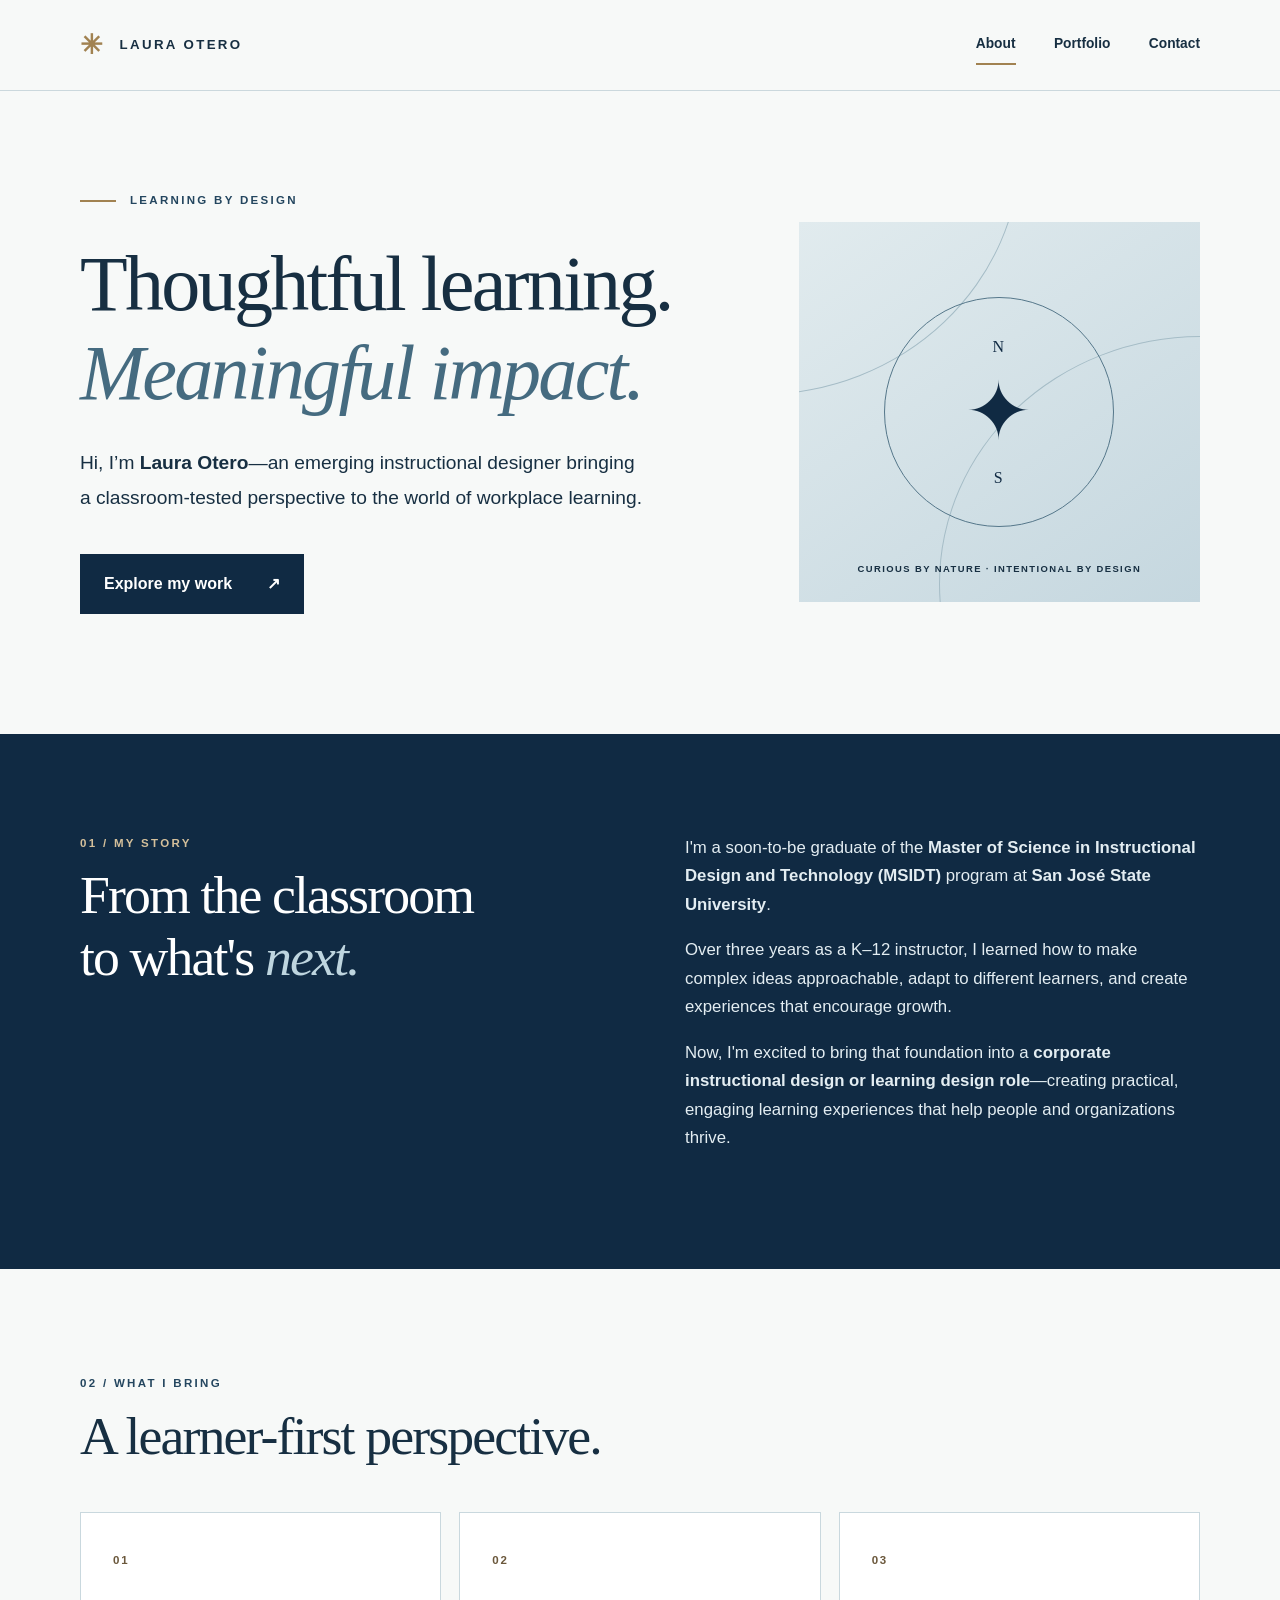
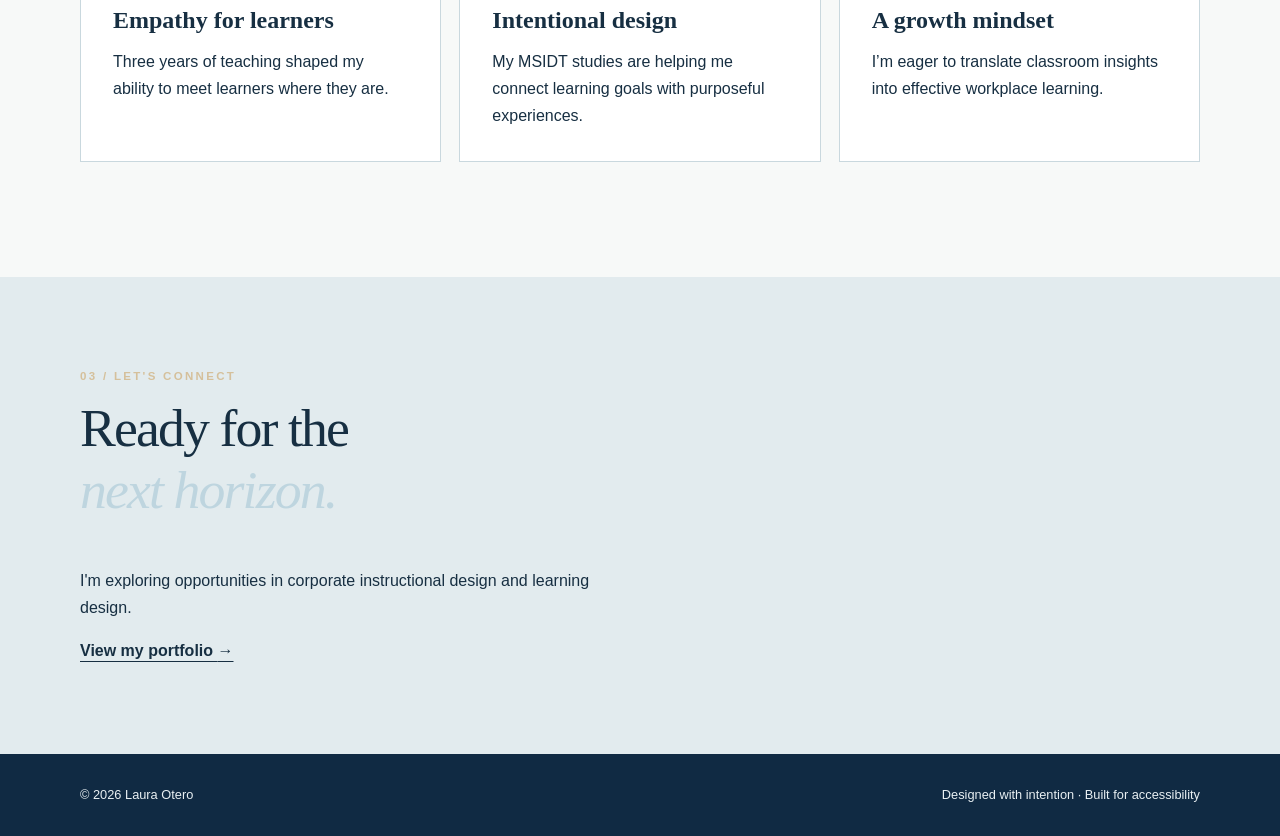
<file: index.html>
<!doctype html>
<html lang="en">
<head>
<meta charset="utf-8"><meta name="viewport" content="width=device-width,initial-scale=1">
<meta name="description" content="Meet Laura Otero, an emerging instructional designer and SJSU MSIDT graduate-to-be with three years of K–12 teaching experience.">
<title>About Laura Otero | Instructional Design</title>
<link rel="stylesheet" href="styles.css">
</head>
<body>
<a class="skip-link" href="#main">Skip to main content</a>
<header class="site-header"><div class="shell nav"><a class="brand" href="index.html" aria-label="Laura Otero home"><span class="brand-mark" aria-hidden="true">✳</span> LAURA OTERO</a><nav aria-label="Main navigation"><a href="index.html" aria-current="page">About</a><a href="portfolio.html">Portfolio</a><a href="mailto:hello@example.com" aria-label="Email link placeholder; replace before publishing">Contact</a></nav></div></header>
<main id="main"><section class="hero shell" aria-labelledby="hero-title"><div class="eyebrow"><span class="line" aria-hidden="true"></span> LEARNING BY DESIGN</div><div class="hero-grid"><div><h1 id="hero-title">Thoughtful learning.<br><em>Meaningful impact.</em></h1><p class="lead">Hi, I’m <strong>Laura Otero</strong>—an emerging instructional designer bringing a classroom-tested perspective to the world of workplace learning.</p><a class="button" href="portfolio.html">Explore my work <span aria-hidden="true">↗</span></a></div><div class="graphic" aria-hidden="true"><div class="graphic-circle"><div class="compass">N<span>✦</span>S</div></div><div class="graphic-label">CURIOUS BY NATURE · INTENTIONAL BY DESIGN</div></div></div></section>
<section class="story"><div class="shell story-grid"><div><p class="section-kicker">01 / MY STORY</p><h2>From the classroom<br>to what's <em>next.</em></h2></div><div><p>I'm a soon-to-be graduate of the <strong>Master of Science in Instructional Design and Technology (MSIDT)</strong> program at <strong>San José State University</strong>.</p><p>Over three years as a K–12 instructor, I learned how to make complex ideas approachable, adapt to different learners, and create experiences that encourage growth.</p><p>Now, I'm excited to bring that foundation into a <strong>corporate instructional design or learning design role</strong>—creating practical, engaging learning experiences that help people and organizations thrive.</p></div></div></section>
<section class="shell strengths" aria-labelledby="strengths-title"><p class="section-kicker">02 / WHAT I BRING</p><h2 id="strengths-title">A learner-first perspective.</h2><div class="cards"><article><span class="card-number">01</span><h3>Empathy for learners</h3><p>Three years of teaching shaped my ability to meet learners where they are.</p></article><article><span class="card-number">02</span><h3>Intentional design</h3><p>My MSIDT studies are helping me connect learning goals with purposeful experiences.</p></article><article><span class="card-number">03</span><h3>A growth mindset</h3><p>I’m eager to translate classroom insights into effective workplace learning.</p></article></div></section>
<section class="closing"><div class="shell"><p class="section-kicker">03 / LET'S CONNECT</p><h2>Ready for the<br><em>next horizon.</em></h2><p>I'm exploring opportunities in corporate instructional design and learning design.</p><a href="portfolio.html" class="text-link">View my portfolio <span aria-hidden="true">→</span></a></div></section></main>
<footer class="site-footer"><div class="shell footer-inner"><span>© <span id="year">2026</span> Laura Otero</span><span>Designed with intention · Built for accessibility</span></div></footer>
<script>document.getElementById('year').textContent=new Date().getFullYear();</script>
</body></html>
</file>
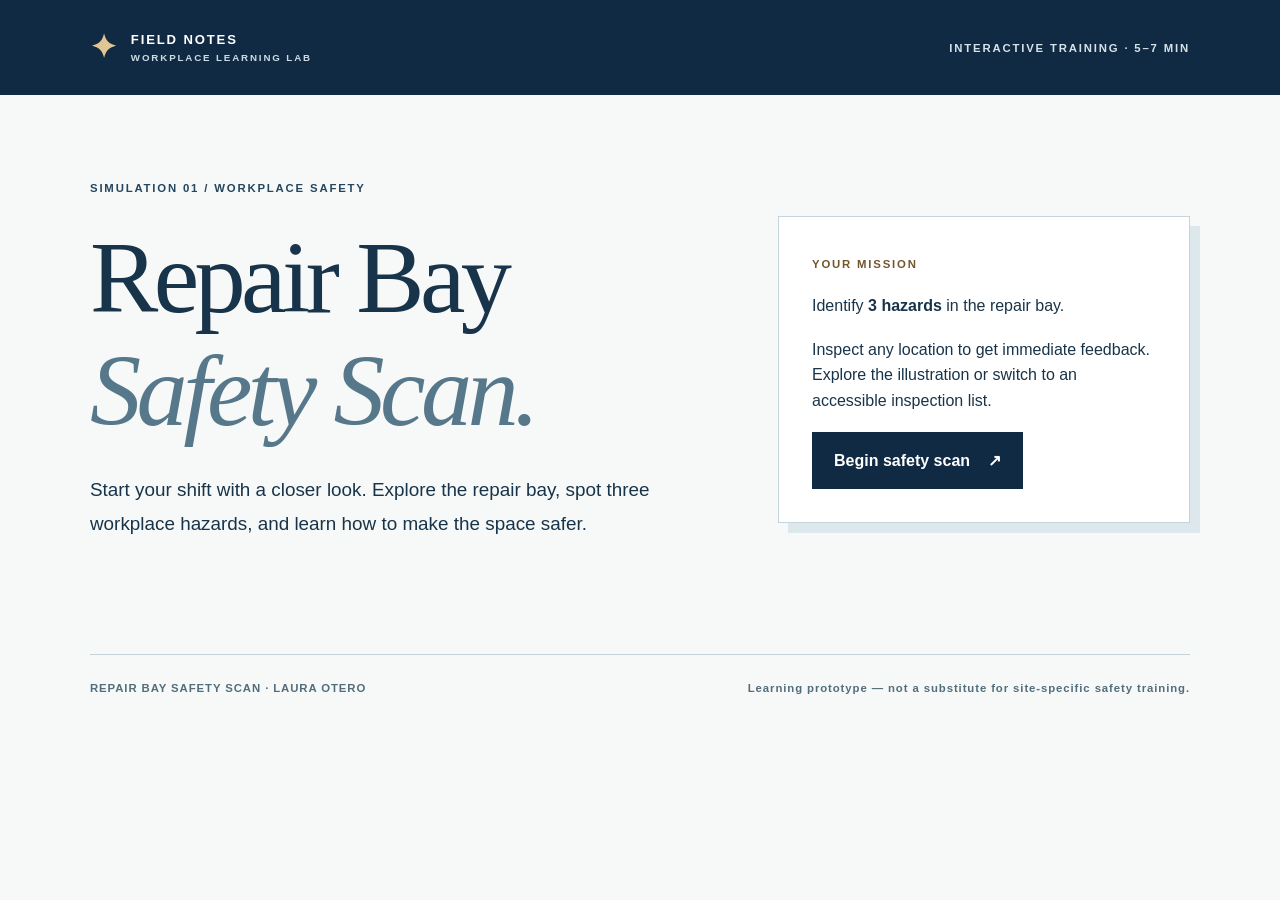
<file: repair-bay-safety-scan/index.html>
<!doctype html>
<html lang="en"><head><meta charset="utf-8"><meta name="viewport" content="width=device-width,initial-scale=1"><meta name="theme-color" content="#102a43"><title>Repair Bay Safety Scan | Interactive Module</title><link rel="stylesheet" href="module.css"></head>
<body><a class="skip" href="#main">Skip to learning activity</a><header class="top"><div class="wrap head"><div class="identity"><span class="star" aria-hidden="true">✦</span><span>FIELD NOTES <small>WORKPLACE LEARNING LAB</small></span></div><span class="tag">INTERACTIVE TRAINING · 5–7 MIN</span></div></header>
<main id="main" class="wrap"><section class="intro"><div><p class="eyebrow">SIMULATION 01 <span aria-hidden="true">/</span> WORKPLACE SAFETY</p><h1>Repair Bay<br><em>Safety Scan.</em></h1><p class="lede">Start your shift with a closer look. Explore the repair bay, spot three workplace hazards, and learn how to make the space safer.</p></div><div class="mission"><span class="mission-label">YOUR MISSION</span><p>Identify <strong>3 hazards</strong> in the repair bay.</p><p>Inspect any location to get immediate feedback. Explore the illustration or switch to an accessible inspection list.</p><button type="button" id="start" class="primary">Begin safety scan <span aria-hidden="true">↗</span></button></div></section>
<section id="activity" class="activity" aria-labelledby="activity-heading" hidden><div class="section-head"><div><p class="eyebrow">THE SERVICE BAY <span aria-hidden="true">/</span> INSPECTION</p><h2 id="activity-heading">What needs attention?</h2><p>Select areas in the bay to inspect them. Not every location is hazardous.</p></div><div class="progress"><strong id="count">0 of 3</strong><span>HAZARDS FOUND</span><div class="bar"><span id="bar"></span></div></div></div>
<div class="mode" role="group" aria-label="Choose inspection view"><button type="button" class="mode-btn selected" id="sceneTab" aria-pressed="true">Illustrated bay</button><button type="button" class="mode-btn" id="listTab" aria-pressed="false">Inspection list</button></div>
<div id="sceneView" class="scene" aria-label="Illustration of a vehicle repair bay with selectable areas"><svg viewBox="0 0 1000 570" role="img" aria-labelledby="scene-title scene-desc" preserveAspectRatio="xMidYMid meet"><title id="scene-title">Vehicle repair bay illustration</title><desc id="scene-desc">A silver vehicle is parked in a workshop. You can inspect five locations using buttons positioned over the picture, or use the inspection list.</desc><defs><linearGradient id="wall" x1="0" y1="0" x2="0" y2="1"><stop stop-color="#dfebef"/><stop offset="1" stop-color="#b4cbd1"/></linearGradient><linearGradient id="floor" x1="0" x2="0" y1="1" y2="0"><stop stop-color="#718b96"/><stop offset="1" stop-color="#adc4cb"/></linearGradient></defs><rect width="1000" height="570" fill="url(#wall)"/><rect x="0" y="340" width="1000" height="230" fill="url(#floor)"/><path d="M0 340H1000M0 450H1000M220 340L90 570M780 340L910 570" stroke="#dbe6e8" opacity=".65" stroke-width="3"/><rect x="52" y="65" width="160" height="220" rx="6" fill="#7998a7"/><rect x="65" y="81" width="134" height="185" fill="#b9d3da"/><path d="M132 81v185M65 174h134" stroke="#7397a5" stroke-width="8"/><rect x="790" y="90" width="160" height="243" rx="4" fill="#45677a"/><path d="M805 139h130M805 186h130M805 233h130M805 280h130" stroke="#a7c5ce" stroke-width="4"/><rect x="818" y="112" width="35" height="19" rx="2" fill="#cfb681"/><rect x="877" y="112" width="47" height="19" rx="2" fill="#bdcdd2"/><rect x="820" y="155" width="65" height="16" rx="3" fill="#324f60"/><rect x="864" y="204" width="50" height="13" rx="2" fill="#d2b579"/><rect x="818" y="249" width="88" height="17" rx="2" fill="#aac2cb"/><rect x="285" y="64" width="430" height="220" rx="4" fill="#8eabb8" opacity=".35"/><path d="M285 101H715M285 174H715M285 247H715M360 64v220M642 64v220" stroke="#eff6f6" opacity=".7" stroke-width="8"/><rect x="258" y="72" width="22" height="310" fill="#426476"/><rect x="720" y="72" width="22" height="310" fill="#426476"/><path d="M272 273h47M720 273h-48" stroke="#d3b77e" stroke-width="10"/><g transform="translate(215 251)"><ellipse cx="282" cy="156" rx="273" ry="27" fill="#40535e" opacity=".3"/><path d="M35 70L100 14Q130 1 225 0H379Q424 8 453 60L513 85Q534 98 537 135V150H10V112Q12 86 35 70Z" fill="#ecf1f1" stroke="#506b79" stroke-width="6"/><path d="M127 18H371Q402 23 425 62H78Z" fill="#799cab" stroke="#526c7d" stroke-width="5"/><path d="M244 20V63M78 81H428" stroke="#547386" stroke-width="4"/><path d="M30 99h38m405 0h50" stroke="#e6c78e" stroke-width="12"/><circle cx="118" cy="148" r="48" fill="#233948"/><circle cx="118" cy="148" r="24" fill="#b6c8cf"/><circle cx="434" cy="148" r="48" fill="#233948"/><circle cx="434" cy="148" r="24" fill="#b6c8cf"/></g><path d="M390 490q45-35 91-9 31-22 57 13-43 33-120 15Z" fill="#364750" opacity=".88"/><path d="M90 470L160 459 245 481 313 464" fill="none" stroke="#cf963f" stroke-width="11" stroke-linecap="round"/><path d="M90 470L160 459 245 481 313 464" fill="none" stroke="#413f3a" stroke-width="3" stroke-linecap="round" stroke-dasharray="3 9"/><rect x="65" y="365" width="60" height="84" rx="6" fill="#2a4b5d"/><rect x="72" y="379" width="46" height="9" rx="2" fill="#829ca9"/><path d="M108 423q-10 20-18 44" fill="none" stroke="#222f3c" stroke-width="8"/><rect x="910" y="351" width="37" height="85" rx="8" fill="#b94f41"/><rect x="917" y="338" width="22" height="21" rx="3" fill="#3a4751"/><path d="M920 345l-12-18h-18" fill="none" stroke="#3a4751" stroke-width="5"/><rect x="914" y="381" width="28" height="21" rx="3" fill="#f2e4c7"/><g fill="#ae8a57"><rect x="860" y="433" width="96" height="83" rx="3"/><rect x="879" y="407" width="81" height="45" rx="3"/><path d="M861 433l48 26 47-26" fill="none" stroke="#745b3e" stroke-width="3"/></g><rect x="65" y="296" width="120" height="18" rx="3" fill="#446677"/><rect x="91" y="278" width="28" height="18" rx="2" fill="#d3ac64"/><rect x="128" y="281" width="36" height="14" rx="3" fill="#7e999d"/><g fill="#d8e8eb" opacity=".8"><circle cx="940" cy="51" r="5"/><circle cx="954" cy="51" r="5"/></g></svg>
<button class="hotspot" style="--x:47%;--y:86%" data-id="spill" aria-label="Inspect dark patch on floor beside vehicle"><span aria-hidden="true">+</span></button><button class="hotspot" style="--x:21%;--y:83%" data-id="cord" aria-label="Inspect cable along the floor"><span aria-hidden="true">+</span></button><button class="hotspot" style="--x:92%;--y:75%" data-id="extinguisher" aria-label="Inspect emergency equipment by storage boxes"><span aria-hidden="true">+</span></button><button class="hotspot" style="--x:13%;--y:52%" data-id="bench" aria-label="Inspect the organized workbench"><span aria-hidden="true">+</span></button><button class="hotspot" style="--x:55%;--y:34%" data-id="window" aria-label="Inspect the clear rear wall area"><span aria-hidden="true">+</span></button></div>
<div id="listView" class="inspection-list" hidden><p>Choose a location to inspect. This view provides the same feedback and scoring as the illustration.</p><div class="inspection-grid"><button data-id="spill">Dark patch on floor beside vehicle <span aria-hidden="true">↗</span></button><button data-id="cord">Cable along the floor <span aria-hidden="true">↗</span></button><button data-id="extinguisher">Emergency equipment by storage boxes <span aria-hidden="true">↗</span></button><button data-id="bench">Organized workbench <span aria-hidden="true">↗</span></button><button data-id="window">Clear rear wall area <span aria-hidden="true">↗</span></button></div></div>
<div class="feedback" id="feedback" role="status" aria-live="polite" aria-atomic="true"><span class="feedback-icon" aria-hidden="true">◎</span><div><strong id="feedbackTitle">Select a location to inspect.</strong><p id="feedbackBody">Look for spills, obstructions, and conditions that could create an incident.</p></div></div><div class="controls"><button type="button" id="finish" class="primary" hidden>View results <span aria-hidden="true">→</span></button><button type="button" id="reset" class="secondary">Restart inspection</button></div></section>
<section id="results" class="results" hidden tabindex="-1"><p class="eyebrow">INSPECTION COMPLETE / REVIEW</p><h2>Well spotted.<br><em>A safer bay starts here.</em></h2><p class="lede">You identified all three safety hazards. Review the corrective actions below before returning to work.</p><div class="result-score"><strong id="resultScore">3 / 3</strong><span>HAZARDS IDENTIFIED · COMPLETE</span></div><div class="review"><article><span>01</span><div><h3>Oil spill</h3><p>Contain and clean spills promptly using your workplace's approved procedures, and keep others clear until safe.</p></div></article><article><span>02</span><div><h3>Trailing cord</h3><p>Remove the cable from walkways or route it securely. Inspect electrical cords for damage before use.</p></div></article><article><span>03</span><div><h3>Blocked fire extinguisher</h3><p>Move stored materials so emergency equipment is clearly visible and immediately accessible.</p></div></article></div><div class="controls"><button type="button" class="primary" id="again">Practice again <span aria-hidden="true">↗</span></button><a class="secondary link-button" href="../portfolio.html">Back to Laura's portfolio</a></div></section>
<footer class="foot"><span>REPAIR BAY SAFETY SCAN · LAURA OTERO</span><span>Learning prototype — not a substitute for site-specific safety training.</span></footer></main><script src="scorm.js"></script><script src="module.js"></script></body></html>
</file>
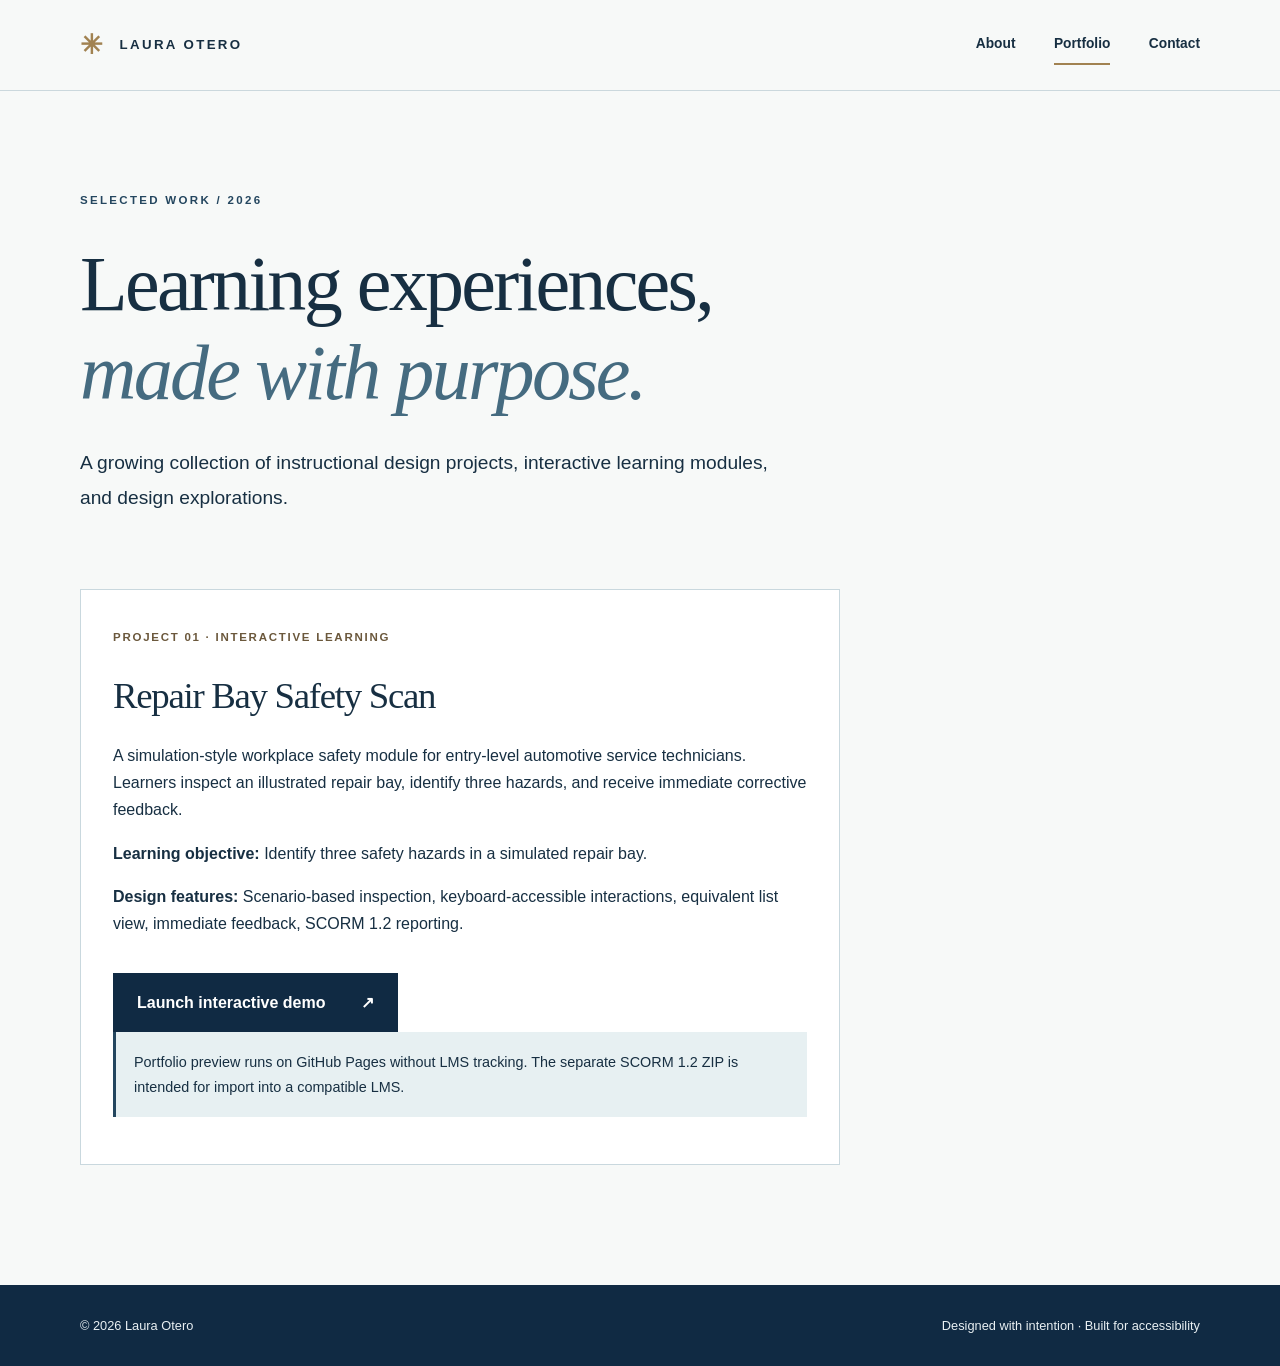
<file: portfolio.html>
<!doctype html><html lang="en"><head><meta charset="utf-8"><meta name="viewport" content="width=device-width,initial-scale=1"><meta name="description" content="Instructional design portfolio projects by Laura Otero."><title>Portfolio | Laura Otero</title><link rel="stylesheet" href="styles.css"></head><body><a class="skip-link" href="#main">Skip to main content</a><header class="site-header"><div class="shell nav"><a class="brand" href="index.html"><span class="brand-mark" aria-hidden="true">✳</span> LAURA OTERO</a><nav aria-label="Main navigation"><a href="index.html">About</a><a href="portfolio.html" aria-current="page">Portfolio</a><a href="mailto:hello@example.com" aria-label="Email link placeholder; replace before publishing">Contact</a></nav></div></header><main id="main"><section class="shell portfolio-intro"><p class="section-kicker">SELECTED WORK / 2026</p><h1>Learning experiences,<br><em>made with purpose.</em></h1><p class="lead">A growing collection of instructional design projects, interactive learning modules, and design explorations.</p></section><section class="shell portfolio-section" aria-label="Portfolio projects"><div class="placeholder-card"><span class="card-number">PROJECT 01 · INTERACTIVE LEARNING</span><h2>Repair Bay Safety Scan</h2><p>A simulation-style workplace safety module for entry-level automotive service technicians. Learners inspect an illustrated repair bay, identify three hazards, and receive immediate corrective feedback.</p><p><strong>Learning objective:</strong> Identify three safety hazards in a simulated repair bay.</p><p><strong>Design features:</strong> Scenario-based inspection, keyboard-accessible interactions, equivalent list view, immediate feedback, SCORM 1.2 reporting.</p><a class="button" href="repair-bay-safety-scan/index.html">Launch interactive demo <span aria-hidden="true">↗</span></a><p class="note">Portfolio preview runs on GitHub Pages without LMS tracking. The separate SCORM 1.2 ZIP is intended for import into a compatible LMS.</p></div></section></main><footer class="site-footer"><div class="shell footer-inner"><span>© 2026 Laura Otero</span><span>Designed with intention · Built for accessibility</span></div></footer></body></html>
</file>
<file: styles.css>
:root{--navy:#102a43;--blue:#24465f;--mist:#d5e3e8;--paper:#f7f9f8;--brass:#a18251;--ink:#172f42}*{box-sizing:border-box}html{scroll-behavior:smooth}body{margin:0;background:var(--paper);color:var(--ink);font-family:Arial,Helvetica,sans-serif;line-height:1.7}a{color:inherit}a:focus-visible{outline:3px solid #b78c47;outline-offset:5px}.shell{width:min(1120px,calc(100% - 48px));margin:auto}.skip-link{position:absolute;left:16px;top:-80px;background:white;color:var(--navy);padding:12px;z-index:10}.skip-link:focus{top:12px}.site-header{border-bottom:1px solid #cbd8dd}.nav{min-height:90px;display:flex;align-items:center;justify-content:space-between;gap:24px}.brand{font-size:.83rem;letter-spacing:.18em;font-weight:800;text-decoration:none;white-space:nowrap}.brand-mark{font-size:1.7rem;color:var(--brass);vertical-align:middle;margin-right:8px}nav{display:flex;flex-wrap:wrap;gap:clamp(14px,3vw,40px)}nav a{text-decoration:none;font-size:.86rem;font-weight:600;padding:7px 0}nav a[aria-current=page]{border-bottom:2px solid var(--brass)}nav a:hover,.text-link:hover{text-decoration:underline}.hero{padding:100px 0 120px}.eyebrow,.section-kicker{font-size:.72rem;font-weight:800;letter-spacing:.2em;color:var(--blue)}.eyebrow{display:flex;align-items:center;gap:14px}.line{display:inline-block;width:36px;border-top:2px solid var(--brass)}.hero-grid{display:grid;grid-template-columns:1.25fr .75fr;align-items:center;gap:50px}h1,h2,h3,p{margin-top:0}h1,h2{font-family:Georgia,'Times New Roman',serif;font-weight:400;line-height:1.15;letter-spacing:-.035em}h1{font-size:clamp(3rem,6.1vw,5.9rem);margin:28px 0}h2{font-size:clamp(2.4rem,4.2vw,4.1rem)}h1 em,h2 em{font-weight:400;color:#456b80}.lead{font-size:1.2rem;max-width:570px;line-height:1.8}.button{display:inline-flex;align-items:center;gap:35px;background:var(--navy);color:white;text-decoration:none;padding:16px 24px;font-weight:700;margin-top:20px}.button:hover{background:#24465f}.graphic{min-height:380px;display:flex;flex-direction:column;align-items:center;justify-content:center;background:linear-gradient(145deg,#e1ebee,#c5d7df);position:relative;overflow:hidden}.graphic:before,.graphic:after{content:"";position:absolute;width:130%;height:130%;border:1px solid #a6bdc7;border-radius:50%;left:35%;top:30%}.graphic:after{left:-75%;top:-85%}.graphic-circle{width:230px;height:230px;border:1px solid #55778a;border-radius:50%;display:grid;place-items:center;z-index:1}.compass{display:flex;flex-direction:column;align-items:center;font-family:Georgia,serif;letter-spacing:.15em;color:var(--navy)}.compass span{font-size:5rem;line-height:1.3}.graphic-label{position:absolute;bottom:25px;z-index:1;font-size:.59rem;letter-spacing:.15em;font-weight:700}.story{background:var(--navy);color:white;padding:100px 0}.story-grid{display:grid;grid-template-columns:1fr 1fr;gap:90px}.story .section-kicker,.closing .section-kicker{color:#d5c09b}.story h2 em,.closing h2 em{color:#bed5df}.story p:not(.section-kicker){color:#e3edf2;font-size:1.05rem}.strengths{padding:105px 0 115px}.cards{display:grid;grid-template-columns:repeat(3,1fr);gap:18px;margin-top:45px}.cards article,.placeholder-card{border:1px solid #c9d8de;padding:32px;background:#fff}.card-number{color:#6b583c;font-weight:800;font-size:.72rem;letter-spacing:.15em}.cards h3{font-family:Georgia,serif;font-size:1.5rem;line-height:1.3;margin:32px 0 12px}.cards p{margin-bottom:0}.closing{background:#e2ebee;padding:90px 0}.closing p:not(.section-kicker){max-width:550px}.text-link{font-weight:800;text-underline-offset:5px}.site-footer{background:var(--navy);color:#e9f0f3;padding:30px 0}.footer-inner{display:flex;justify-content:space-between;gap:20px;font-size:.8rem}.portfolio-intro{padding:100px 0 55px}.portfolio-intro .lead{max-width:720px}.portfolio-section{padding-bottom:120px}.placeholder-card{max-width:760px}.placeholder-card h2{font-size:2.3rem;margin:25px 0}.note{font-size:.9rem;background:#e7f0f2;padding:18px;border-left:3px solid var(--blue)}@media(max-width:760px){.nav{align-items:flex-start;flex-direction:column;padding:20px 0;gap:10px}.hero{padding:65px 0}.hero-grid,.story-grid,.cards{grid-template-columns:1fr}.hero-grid{gap:35px}.graphic{min-height:290px}.graphic-circle{width:180px;height:180px}.story{padding:70px 0}.story-grid{gap:20px}.strengths{padding:70px 0}.footer-inner{flex-direction:column}h1{font-size:clamp(2.7rem,11vw,4rem)}}@media(prefers-reduced-motion:reduce){html{scroll-behavior:auto}}
</file>
<file: repair-bay-safety-scan/module.css>
:root{--navy:#102a43;--slate:#24465f;--ink:#18344a;--muted:#4b6573;--paper:#f7f9f8;--mist:#dce8eb;--brass:#a37c43}*{box-sizing:border-box}body{margin:0;background:var(--paper);color:var(--ink);font-family:Arial,Helvetica,sans-serif;line-height:1.6}button,a{font:inherit}button{cursor:pointer}button:focus-visible,a:focus-visible{outline:4px solid #a57626;outline-offset:4px}button:disabled{cursor:default}.skip{position:absolute;top:-100px;left:16px;padding:12px;background:white;z-index:10}.skip:focus{top:15px}.wrap{width:min(1100px,calc(100% - 40px));margin:auto}.top{background:var(--navy);color:white}.head{display:flex;justify-content:space-between;align-items:center;gap:15px;padding:22px 0}.identity{display:flex;align-items:center;gap:12px;font-weight:800;letter-spacing:.14em;font-size:.82rem}.identity small{display:block;color:#ccdce2;font-size:.61rem;letter-spacing:.19em}.star{font-size:2rem;color:#e1c592}.tag,.eyebrow,.mission-label,.progress span,.foot{font-size:.71rem;letter-spacing:.16em;font-weight:800}.tag{color:#d5e3e8}.intro{display:grid;grid-template-columns:1.2fr .8fr;gap:70px;align-items:center;padding:84px 0 95px}.eyebrow{color:var(--slate)}h1,h2,h3,p{margin-top:0}h1,h2{font-family:Georgia,'Times New Roman',serif;font-weight:400;letter-spacing:-.045em;line-height:1.1}h1{font-size:clamp(3.7rem,8vw,7rem);margin:25px 0}h2{font-size:clamp(2.3rem,5vw,4rem);margin:15px 0}h1 em,h2 em{color:#56788a;font-weight:400}.lede{max-width:660px;font-size:1.18rem;line-height:1.8}.mission{padding:33px;border:1px solid #c6d5dc;background:white;box-shadow:10px 10px 0 #dce8eb}.mission-label{color:#73562e}.mission p{margin:18px 0}.primary,.secondary,.link-button{border:2px solid var(--navy);padding:14px 20px;display:inline-flex;align-items:center;justify-content:space-between;gap:18px;font-weight:700;text-decoration:none}.primary{background:var(--navy);color:white}.primary:hover{background:#284a61}.secondary{background:white;color:var(--navy)}.secondary:hover{background:#e7eef0}.section-head{display:flex;justify-content:space-between;align-items:end;gap:30px}.section-head p:last-child{margin-bottom:20px}.progress{text-align:right;min-width:160px;margin-bottom:24px}.progress strong{font-size:1.65rem;display:block}.progress span{display:block}.bar{height:7px;background:#d5e3e8;margin-top:12px}.bar span{display:block;height:100%;width:0;background:#2e7369;transition:width .25s}.activity{padding:20px 0 75px}.mode{display:flex;gap:5px;margin:0 0 12px}.mode-btn{border:1px solid #a9c0ca;background:white;padding:10px 20px;color:var(--navy);font-weight:700}.mode-btn.selected{background:var(--navy);color:white}.scene{position:relative;overflow:hidden;border:5px solid white;box-shadow:0 0 0 1px #b6cbd4;background:#b8ced5;aspect-ratio:1000/570}.scene svg{display:block;width:100%;height:100%}.hotspot{position:absolute;left:var(--x);top:var(--y);transform:translate(-50%,-50%);width:clamp(40px,5vw,55px);height:clamp(40px,5vw,55px);border:3px solid white;border-radius:50%;background:#102a43e8;color:white;box-shadow:0 2px 12px #142b3b7d;font-size:1.7rem;font-weight:bold;display:grid;place-items:center}.hotspot:hover{background:#2c6074}.hotspot.found,.inspection-grid button.found{background:#205e52;color:white;border-color:#205e52}.hotspot.checked-safe,.inspection-grid button.checked-safe{background:#5b6c76;color:white}.inspection-list{border:1px solid #b6cbd4;background:#e8f0f2;padding:25px}.inspection-grid{display:grid;grid-template-columns:repeat(2,1fr);gap:12px}.inspection-grid button{text-align:left;padding:17px;border:2px solid #9eb6bf;background:white;color:var(--navy);font-weight:700;display:flex;justify-content:space-between;gap:10px}.feedback{margin-top:17px;background:white;border:1px solid #b6cbd4;border-left:5px solid var(--slate);padding:18px;display:flex;gap:17px;min-height:100px}.feedback.success{border-left-color:#206b5b}.feedback.safe{border-left-color:#927144}.feedback-icon{font-size:1.8rem;color:var(--slate)}.feedback p{margin:4px 0 0}.controls{display:flex;gap:12px;flex-wrap:wrap;margin-top:20px}.results{padding:30px 0 90px}.result-score{background:var(--navy);color:white;display:flex;align-items:center;gap:25px;padding:25px;margin:28px 0}.result-score strong{font-family:Georgia,serif;font-size:3rem}.result-score span{font-size:.75rem;letter-spacing:.12em;font-weight:800}.review{display:grid;grid-template-columns:repeat(3,1fr);gap:15px}.review article{border:1px solid #b7cbd1;background:white;padding:24px}.review article>span{color:#73562e;font-size:.76rem;font-weight:800}.review h3{margin:20px 0 10px;font-family:Georgia,serif;font-size:1.5rem}.foot{border-top:1px solid #c5d4da;padding:24px 0 35px;display:flex;justify-content:space-between;gap:25px;color:#526d7b;letter-spacing:.08em}@media(max-width:760px){.intro{grid-template-columns:1fr;gap:20px;padding:45px 0 65px}.section-head{align-items:start;flex-direction:column;gap:0}.progress{text-align:left}.review,.inspection-grid{grid-template-columns:1fr}.tag{display:none}.foot{flex-direction:column}.scene{aspect-ratio:1000/570}.hotspot{width:40px;height:40px;font-size:1.2rem}}@media(prefers-reduced-motion:reduce){.bar span{transition:none}}
</file>
